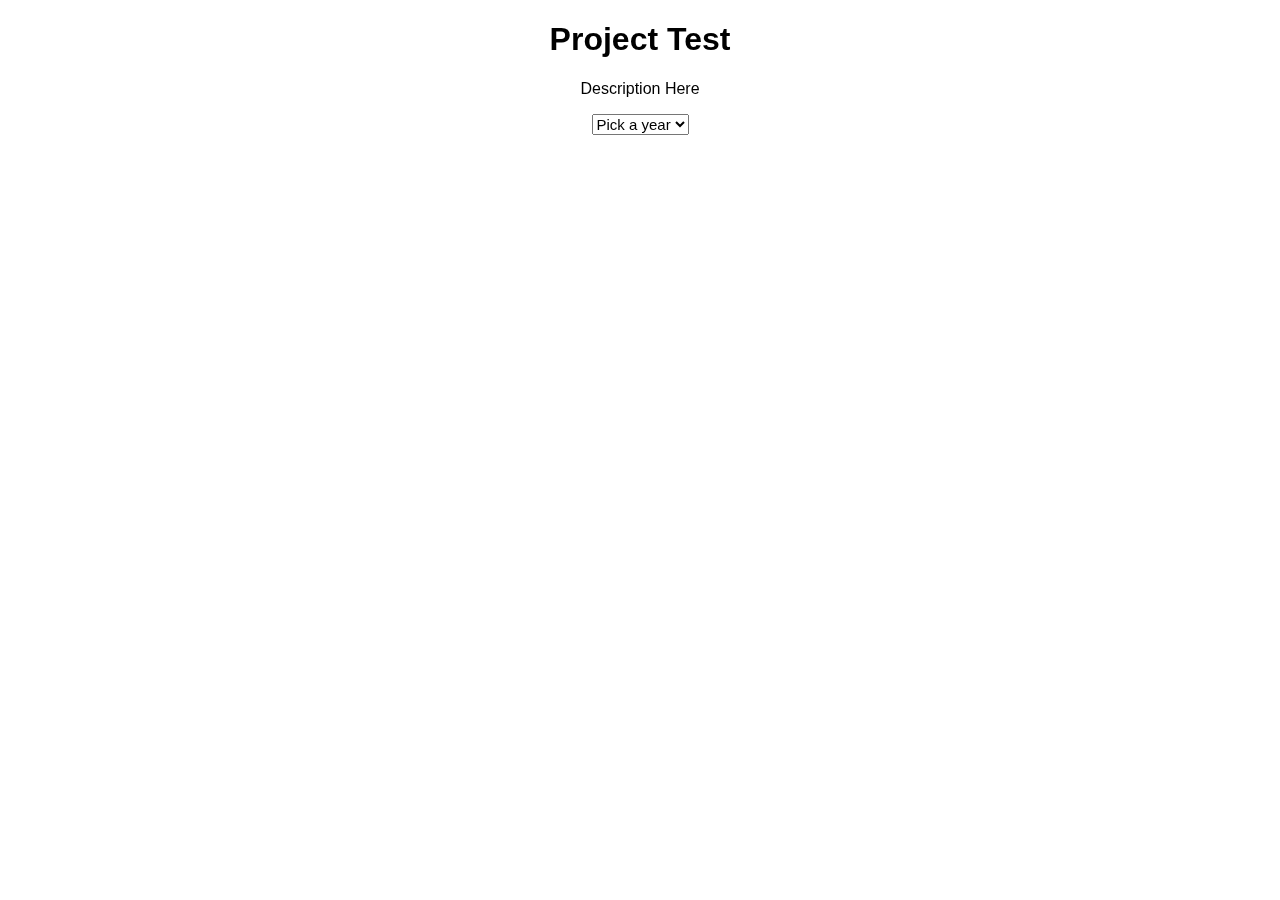
<file: index.html>
<!DOCTYPE html>
<html>
	<head>
		<meta charset="utf-8" />
		<title>Map</title>
		<style>
			body { 
				margin:0;
				position:fixed;
				top:0;
				right:0;
				bottom:0;
				left:0;
				font-family: Arial;
			}
			.inputFields {
				position:absolute;
				top:0%;
				left:50%;
				transform: translateX(-50%);
				z-index: 2;
				width:100%;
				box-sizing: border-box;
				padding-left:200px;
				padding-right:200px;
				text-align: center;
			}
			.inputFields .inputSelect {
				display:block;
				margin-left:auto;
				margin-right:auto;
				margin-bottom:15px;
				font-size:15px;
			}
			.inputFields .inputSlider {
				width:300px;
			}
			.inputFields .inputLabel {
				margin:0;
				text-align: center;
			}
			.italics {
				font-style: italic;
			}
		</style>
		<!--<script src="scripts/d3.min.js"></script>-->
		<script src="http://d3js.org/d3.v5.min.js"></script>
		<script src="http://d3js.org/topojson.v0.min.js"></script>
		<script src="scripts/d3-legend.min.js"></script>
		<script src="scripts/FileSaver.min.js"></script>
	</head>
	<body>
		<div id="inputFields" class="inputFields">
			<h1>Project Test</h1>
			<p>Description Here</p>

			<select id="tempTypeSelect" class="inputSelect">
				<option value="none" class="italics">Pick a year</option>
				<!--
				<option value="0">Minimum Temperature</option>
				<option value="1">Average Temperature</option>
				<option value="2">Maximum Temperature</option>
				-->
			</select>
			<!--
			<input type="range" id="chosenMonth" class="inputSlider" name="chosenMonth" min="0" max="9">
			<p class="inputLabel" id="monthLabel"></p>
			-->
		</div>
		<script type="text/javascript" src="scripts/project.js"></script>
	</body>
</html>
</file>
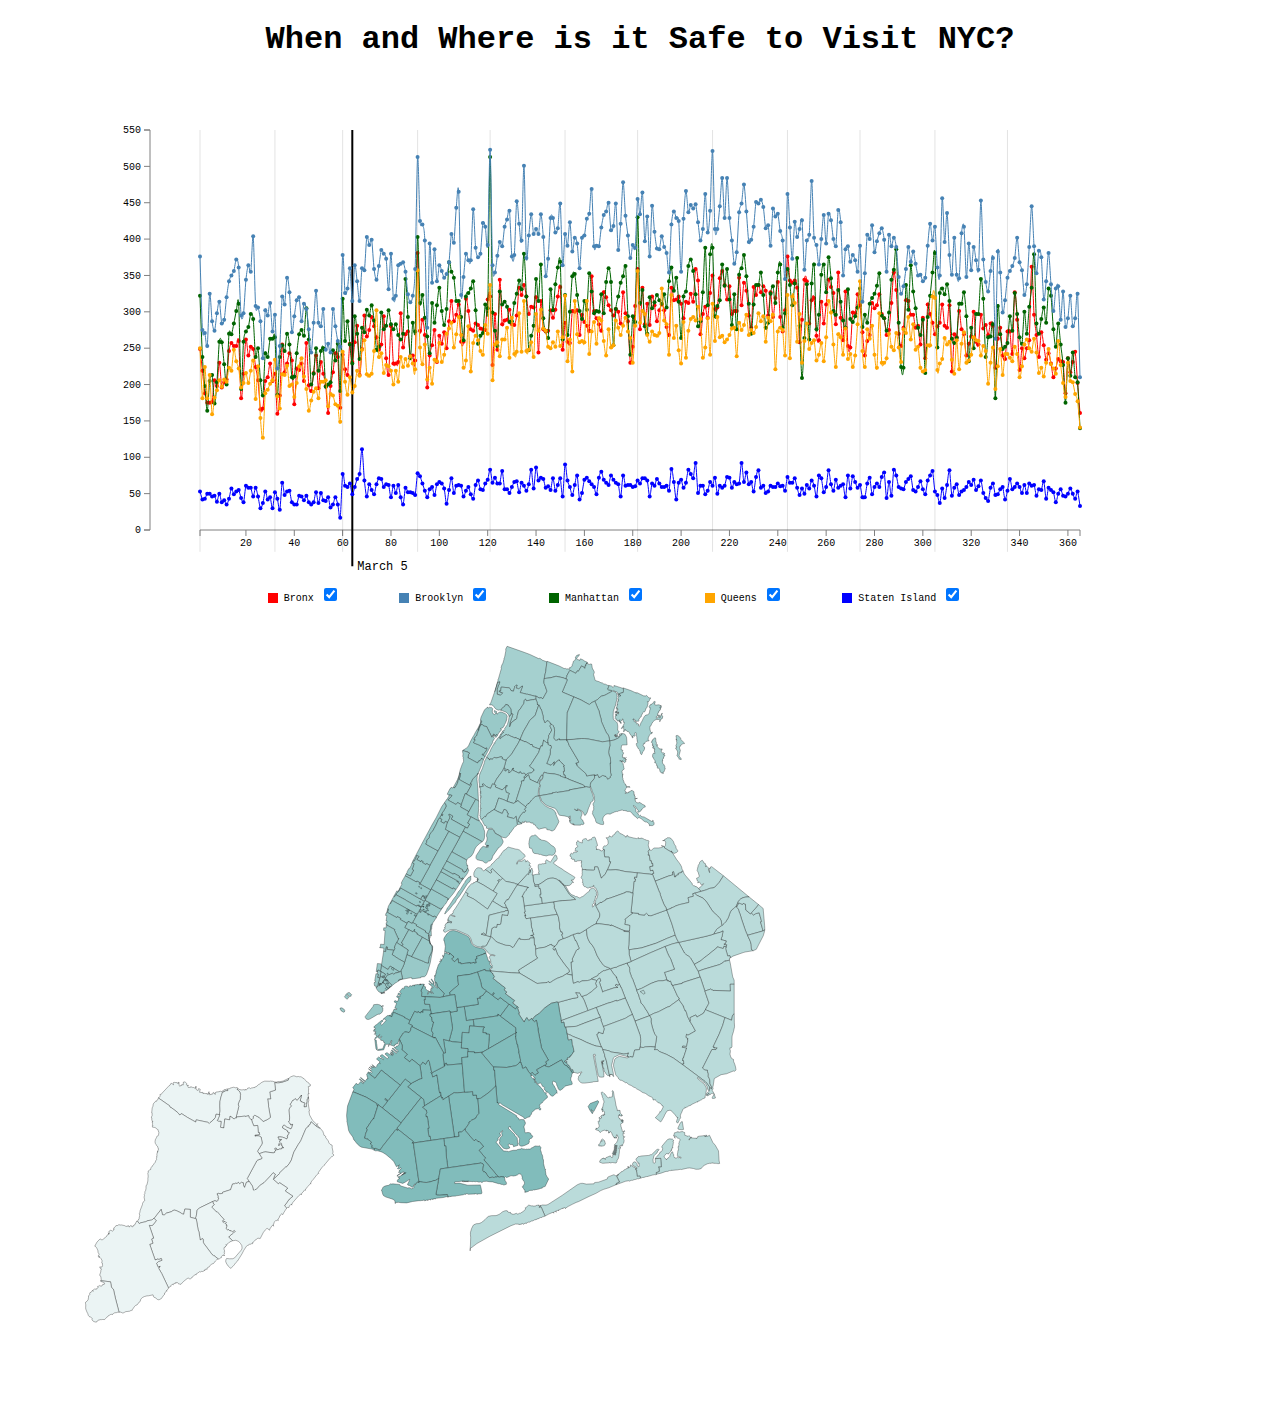
<file: previousProject/index.html>
<!DOCTYPE html>
<html>
	<head>
		<meta charset="UTF-8">
		<title>Project #2 - CS 3300</title>
		<link rel="stylesheet" href="styles/all.css">

		<!-- Have to revert to d3 version 3 to allow for batch processing of points on our map -->
		<!-- Since d3v3 doesn't contain queue, we have to import it as well from an external library -->
		<script src="scripts/d3.v3.min.js"></script>
		<script src="scripts/d3.queue.v1.min.js"></script>
		<script src="scripts/jquery-3.3.1.min.js"></script>

	</head>

	<body>
		<h1>When and Where is it Safe to Visit NYC?</h1>
		<svg id="svg"></svg>
		<div id="svgcommands">
			<div class="command_checkbox_div">				
				<div class='checkbox_color' style="background-color:red;"></div>
				<span>Bronx</span>
				<input type="checkbox" class="command_checkbox" value="bronx" data-id="BRONX" checked="true">
			</div>
			<div class="command_checkbox_div">
				<div class='checkbox_color' style="background-color:steelblue;"></div>
				<span>Brooklyn</span>
				<input type="checkbox" class="command_checkbox"  value="brooklyn" data-id="BROOKLYN" checked="true">
			</div>
			<div class="command_checkbox_div">
				<div class='checkbox_color' style="background-color:darkgreen;"></div>
				<span>Manhattan</span>
				<input type="checkbox" class="command_checkbox"  value="manhattan" data-id="MANHATTAN" checked="true">
			</div>
			<div class="command_checkbox_div">
				<div class='checkbox_color' style="background-color:orange;"></div>
				<span>Queens</span>
				<input type="checkbox" class="command_checkbox" value="queens" data-id="QUEENS" checked="true">
			</div>
			<div class="command_checkbox_div">
				<div class='checkbox_color' style="background-color:blue;"></div>
				<span>Staten Island</span>
				<input type="checkbox" class="command_checkbox" value="statenisland" data-id="STATEN ISLAND" checked="true">
			</div>
		</div>
		<div id="lowersvgcontainer">
			<svg class='lowersvg' id="lowersvgleft"></svg>
			<svg class='lowersvg' id="lowersvgright"></svg>
		</div>
			
		<script>
			var start, end, totalTime;
			var data;
			var nestedData = [];
			var ymax = 550;

			var xscale, xaxis, gx;
			var yscale, yaxis, gy;

			var width, height = 400, padding_hor = 200, padding_ver=50;
			var smallwidth = 800,smallheight=800;
			var screenWidth = $(document).width();
			width = screenWidth - (padding_hor * 2);

			var borough, communities;
			var color;
			var day, fullDay, dayIndicator, currentBorough = "MANHATTAN";

			var months = [
				{month:"January",monthNum:1,numDays:31},
				{month:"February",monthNum:2,numDays:28},
				{month:"March",monthNum:3,numDays:31},
				{month:"April",monthNum:4,numDays:30},
				{month:"May",monthNum:5,numDays:31},
				{month:"June",monthNum:6,numDays:30},
				{month:"July",monthNum:7,numDays:31},
				{month:"August",monthNum:8,numDays:31},
				{month:"September",monthNum:9,numDays:30},
				{month:"October",monthNum:10,numDays:31},
				{month:"November",monthNum:11,numDays:30},
				{month:"December",monthNum:12,numDays:31}
			];

			var conditions = {
				"BRONX":["bronx",true,"red"],
				"BROOKLYN":["brooklyn",true,"steelblue"],
				"MANHATTAN":["manhattan",true,"darkgreen"],
				"QUEENS":["queens",true,"orange"],
				"STATEN ISLAND":["statenisland",true,"blue"]
			};

			$(".command_checkbox").each(function(d,i) {
				conditions[$(this).attr("data-id")][1] = $(this).prop("checked");
			})
			
			var svg = d3.select("#svg")
				.attr("width",screenWidth)
				.attr("height",(height+(padding_ver*2)));
			var plot = svg.append("g")
				.attr("width",width)
				.attr("height",height)
				.attr("transform","translate("+padding_hor+","+padding_ver+")")
			var line = d3.svg.line()
				.x(function(d) { return xscale(d.key); })
				.y(function(d) { return yscale(d.values.length); })
				.interpolate("cardinal");

			var lowersvgleft = d3.select("#lowersvgleft")
				.attr("width", 800)
				.attr("height",800);
			var smallprojection = d3.geo.mercator()					// presets the projection to be like the Mercator map
				.scale(70000)									// Without this, the map is TINY - need this to make the size appropriate
				.translate([smallwidth / 2, smallheight / 2]);	// Makes sure that the map is centered in our left-side SVG
			var smallpolygons;

			day = Math.floor(Math.random() * 365);
			//var diff = $.extend({},day);
			fullDay = setNewFullDay(day)
			console.log(fullDay)

			function upperCaseFirstLetter(string) {	
				return string.charAt(0).toUpperCase() + string.slice(1);	
			}
			function lowerCaseAllWordsExceptFirstLetters(string) {
				return string.replace(/\w\S*/g, function (word) {
					return word.charAt(0) + word.slice(1).toLowerCase();
				});
			}

			function setNewFullDay(d) {
				var diff = d;
				for (var i = 0; i < 12; i++) {
					if (i == 11) {
						return months[i].month + " " + diff.toString();
					} else {
						var newdiff = diff - parseInt(months[i].numDays);
						if (diff <= months[i+1].numDays) {
							return months[i].month + " " + diff.toString();
						}
						diff = newdiff;
					}
				}
			}

			function createColorRange(mi,ma) {
				color = d3.scale.linear()
					.domain([mi, ma])
					.clamp(true)
					.range(['#fff', '#409A99']);
			}
			function setColor(d) {
				//console.log(d.properties.borough.toUpperCase());
				var thisColor;
				var boroughName = d.properties.borough.toUpperCase();
				for (var k in nestedData) {
					if (nestedData[k].key == boroughName) {
						thisColor = color(nestedData[k].values[day].values.length);
						return thisColor
					}
				}
				return "white";
			}

			setupSVG()
			lowerSVGSetup();
			runManhattan();

			function setupSVG() {
				xscale = d3.scale.linear().domain([1,365]).range([0,width]);
		  		xaxis = d3.svg.axis().scale(xscale).orient("bottom").ticks(24);
		  		gx = plot.append("g").call(xaxis).attr("transform","translate(0,"+height+")").attr("class","axis");

		  		yscale = d3.scale.linear().domain([0,ymax]).range([height,0]);
		  		yaxis = d3.svg.axis().scale(yscale).orient("left");
		  		gy = plot.append("g").call(yaxis).attr("transform","translate(-"+ 50+", 0)").attr("class","axis");

	  			var monthLines = plot.selectAll(".monthLines").data(months)
					.enter()
					.append("g")
					.attr("class","monthLines")
	  					
	  			monthLines.append("line")
	  				.attr("x1",function(d) {
	  					var k = 1;
	  					for (var i = 0; i < d["monthNum"] - 1; i++) {
	  						k = k + months[i]["numDays"];
	  					}
						return xscale(k);
	  				})
	  				.attr("x2",function(d) {
	  					var k = 1;
	  					for (var i = 0; i < d["monthNum"] - 1; i++) {
	  						k = k + months[i]["numDays"];
						}
	  					return xscale(k);
	  				})
	  				.attr("y1",yscale(-30))
	  				.attr("y2",yscale(ymax))
					.attr("stroke","black")
  					.attr("stroke-width",1)
	  				.attr("opacity","0.1");

				dayIndicator = plot.append("g")
					.attr("id","dayIndicator");
				dayIndicator.append("line")
					.attr("x1",xscale(day))
					.attr("x2",xscale(day))
					.attr("y1",yscale(-50))
					.attr("y2",yscale(ymax))
					.attr("stroke","black")
					.attr("stroke-width",2);
				dayIndicator.append("text")
					.text(fullDay)
					.attr("x",xscale(day))
					.attr("y",yscale(-50))
					.attr('text-anchor',"left")
					.attr("font-size","12")
					.attr("dominant-baseline","middle")
					.attr("transform","translate(5,0)");

				var mouseG = plot.append("g").attr("id","mouseG");
	  				mouseG.append("path")
	  					.attr("class", "mouse-line")
	  					.style("stroke", "rgba(0,0,0,0.5)")
	      				.style("stroke-width", "2px")
	      				.style("opacity", "0");
	      			
					mouseG.append('rect') // append a rect to catch mouse movements on canvas
	      				.attr('width', width) // can't catch mouse events on a g element
						.attr('height', height)
						.attr('fill', 'none')
						.attr('pointer-events', 'all')
						.on('mouseout', function() { // on mouse out hide line, circles and text
							d3.select(".mouse-line")
								.style("opacity", "0");
							d3.selectAll(".mouse-per-line circle")
								.style("opacity", "0");
							d3.selectAll(".mouse-per-line text")
								.style("opacity", "0");
	      				})
						.on('mouseover', function() { // on mouse in show line, circles and text
							d3.select(".mouse-line")
								.style("opacity", "1");
							d3.selectAll(".mouse-per-line circle")
								.style("opacity", "1");
							d3.selectAll(".mouse-per-line text")
								.style("opacity", "1");
							})
	      				.on('mousemove', function() { // mouse moving over canvas
							var mouse = d3.mouse(this);
							if (Number.isInteger(mouse[0])) {
								d3.select(".mouse-line").attr("d", mouseGMove(mouse[0]))
							}
				    	})
				    	.on('click',function() {
							var mouse = d3.mouse(this);
							day = Math.round(xscale.invert(mouse[0]));
							fullDay = setNewFullDay(day);

							dayIndicator.select("line")
								.attr("x1",xscale(day))
								.attr("x2",xscale(day))
							dayIndicator.select("text")
								.text(fullDay)
								.attr("x",xscale(day))

							lowerSVGLeftImprovement();
						});

				function mouseGMove(k) {
					var d = "M" + k + "," + height;
					d += " " + k + "," + 0;
					return d;
								
				}

				$(".command_checkbox").on("change",function() {
		      		var thisVal = $(this).val();
		      		if ($(this).prop("checked") === true) {
						d3.select("#path_"+thisVal).attr("opacity",1);
		  			} else {
						d3.select("#path_"+thisVal).attr("opacity",0);
					}
		  		});

			}

			function lowerSVGSetup() {
				queue()
					.defer(d3.json, "data/NYC_MapInfo.geojson")
					.await(function(error, boroughData) {
						if (error) {				// If there's an error present - just shows error and ends
							console.log(error);
							return;
						}
						createColorRange(0,ymax)

						borough = boroughData;			// save our borough map data under global variable "borough"
						

						// All the stuff to render our small, left-side, borough-only map
						smallcenter = d3.geo.centroid(borough);
						smallprojection.center(smallcenter);
						smallpath = d3.geo.path().projection(smallprojection);

						smallpolygons = lowersvgleft.append("g").attr("id","mapOfNYC");
						smallpolygons.selectAll("path")
							.data(borough.features)
							.enter().append("path")
							.attr("d", smallpath)
							.attr("fill","white")
							.attr("stroke","rgba(0,0,0,0.3)")
							.attr("stroke-width",1)
							.attr("style","cursor:pointer;")
						console.log("Finished Left");
					});
			};

			function lowerSVGLeftImprovement() {
				smallpolygons.selectAll("path").attr("fill",setColor);
			}

			function runManhattan() {
				start = new Date().getTime();
				queue()
					//.defer(d3.json,"data/nyc.json")					// our borough-only map data
					//.defer(d3.json, "data/NYC_MapInfo.geojson")		// our map data containing not just boroughs but also the zipcode communities within
					.defer(d3.csv, "data/crimeData/2015boroughs/Manhattan/1.csv")		// crime data for 2015's january
					.defer(d3.csv, "data/crimeData/2015boroughs/Manhattan/2.csv")		// ... and february
					.defer(d3.csv, "data/crimeData/2015boroughs/Manhattan/3.csv")
					.defer(d3.csv, "data/crimeData/2015boroughs/Manhattan/4.csv")
					.defer(d3.csv, "data/crimeData/2015boroughs/Manhattan/5.csv")
					.defer(d3.csv, "data/crimeData/2015boroughs/Manhattan/6.csv")
					.defer(d3.csv, "data/crimeData/2015boroughs/Manhattan/7.csv")
					.defer(d3.csv, "data/crimeData/2015boroughs/Manhattan/8.csv")
					.defer(d3.csv, "data/crimeData/2015boroughs/Manhattan/9.csv")
					.defer(d3.csv, "data/crimeData/2015boroughs/Manhattan/10.csv")
					.defer(d3.csv, "data/crimeData/2015boroughs/Manhattan/11.csv")
					.defer(d3.csv, "data/crimeData/2015boroughs/Manhattan/12.csv")	// .... all the way to december
					.await(analyze);				// run function analyze()
				runBronx();
			}

			function runBronx() {
				start = new Date().getTime();
				queue()
					//.defer(d3.json,"data/nyc.json")					// our borough-only map data
					//.defer(d3.json, "data/NYC_MapInfo.geojson")		// our map data containing not just boroughs but also the zipcode communities within
					.defer(d3.csv, "data/crimeData/2015boroughs/Bronx/1.csv")		// crime data for 2015's january
					.defer(d3.csv, "data/crimeData/2015boroughs/Bronx/2.csv")		// ... and february
					.defer(d3.csv, "data/crimeData/2015boroughs/Bronx/3.csv")
					.defer(d3.csv, "data/crimeData/2015boroughs/Bronx/4.csv")
					.defer(d3.csv, "data/crimeData/2015boroughs/Bronx/5.csv")
					.defer(d3.csv, "data/crimeData/2015boroughs/Bronx/6.csv")
					.defer(d3.csv, "data/crimeData/2015boroughs/Bronx/7.csv")
					.defer(d3.csv, "data/crimeData/2015boroughs/Bronx/8.csv")
					.defer(d3.csv, "data/crimeData/2015boroughs/Bronx/9.csv")
					.defer(d3.csv, "data/crimeData/2015boroughs/Bronx/10.csv")
					.defer(d3.csv, "data/crimeData/2015boroughs/Bronx/11.csv")
					.defer(d3.csv, "data/crimeData/2015boroughs/Bronx/12.csv")	// .... all the way to december
					.await(analyze);						// run function analyze()

				runBrooklyn();
			}

			function runBrooklyn() {
				start = new Date().getTime();
				queue()
					//.defer(d3.json,"data/nyc.json")					// our borough-only map data
					//.defer(d3.json, "data/NYC_MapInfo.geojson")		// our map data containing not just boroughs but also the zipcode communities within
					.defer(d3.csv, "data/crimeData/2015boroughs/Brooklyn/1.csv")		// crime data for 2015's january
					.defer(d3.csv, "data/crimeData/2015boroughs/Brooklyn/2.csv")		// ... and february
					.defer(d3.csv, "data/crimeData/2015boroughs/Brooklyn/3.csv")
					.defer(d3.csv, "data/crimeData/2015boroughs/Brooklyn/4.csv")
					.defer(d3.csv, "data/crimeData/2015boroughs/Brooklyn/5.csv")
					.defer(d3.csv, "data/crimeData/2015boroughs/Brooklyn/6.csv")
					.defer(d3.csv, "data/crimeData/2015boroughs/Brooklyn/7.csv")
					.defer(d3.csv, "data/crimeData/2015boroughs/Brooklyn/8.csv")
					.defer(d3.csv, "data/crimeData/2015boroughs/Brooklyn/9.csv")
					.defer(d3.csv, "data/crimeData/2015boroughs/Brooklyn/10.csv")
					.defer(d3.csv, "data/crimeData/2015boroughs/Brooklyn/11.csv")
					.defer(d3.csv, "data/crimeData/2015boroughs/Brooklyn/12.csv")	// .... all the way to december
					.await(analyze);										// run function analyze()

				runQueens();
			}

			function runQueens() {
				start = new Date().getTime();
				queue()
					//.defer(d3.json,"data/nyc.json")					// our borough-only map data
					//.defer(d3.json, "data/NYC_MapInfo.geojson")		// our map data containing not just boroughs but also the zipcode communities within
					.defer(d3.csv, "data/crimeData/2015boroughs/Queens/1.csv")		// crime data for 2015's january
					.defer(d3.csv, "data/crimeData/2015boroughs/Queens/2.csv")		// ... and february
					.defer(d3.csv, "data/crimeData/2015boroughs/Queens/3.csv")
					.defer(d3.csv, "data/crimeData/2015boroughs/Queens/4.csv")
					.defer(d3.csv, "data/crimeData/2015boroughs/Queens/5.csv")
					.defer(d3.csv, "data/crimeData/2015boroughs/Queens/6.csv")
					.defer(d3.csv, "data/crimeData/2015boroughs/Queens/7.csv")
					.defer(d3.csv, "data/crimeData/2015boroughs/Queens/8.csv")
					.defer(d3.csv, "data/crimeData/2015boroughs/Queens/9.csv")
					.defer(d3.csv, "data/crimeData/2015boroughs/Queens/10.csv")
					.defer(d3.csv, "data/crimeData/2015boroughs/Queens/11.csv")
					.defer(d3.csv, "data/crimeData/2015boroughs/Queens/12.csv")	// .... all the way to december
					.await(analyze);		
				runStaten();
			}

			function runStaten() {
				start = new Date().getTime();
				queue()
					//.defer(d3.json,"data/nyc.json")					// our borough-only map data
					//.defer(d3.json, "data/NYC_MapInfo.geojson")		// our map data containing not just boroughs but also the zipcode communities within
					.defer(d3.csv, "data/crimeData/2015boroughs/Staten/1.csv")		// crime data for 2015's january
					.defer(d3.csv, "data/crimeData/2015boroughs/Staten/2.csv")		// ... and february
					.defer(d3.csv, "data/crimeData/2015boroughs/Staten/3.csv")
					.defer(d3.csv, "data/crimeData/2015boroughs/Staten/4.csv")
					.defer(d3.csv, "data/crimeData/2015boroughs/Staten/5.csv")
					.defer(d3.csv, "data/crimeData/2015boroughs/Staten/6.csv")
					.defer(d3.csv, "data/crimeData/2015boroughs/Staten/7.csv")
					.defer(d3.csv, "data/crimeData/2015boroughs/Staten/8.csv")
					.defer(d3.csv, "data/crimeData/2015boroughs/Staten/9.csv")
					.defer(d3.csv, "data/crimeData/2015boroughs/Staten/10.csv")
					.defer(d3.csv, "data/crimeData/2015boroughs/Staten/11.csv")
					.defer(d3.csv, "data/crimeData/2015boroughs/Staten/12.csv")	// .... all the way to december
					.await(analyze);				// run function analyze()
			}

			function analyze (error, data1,data2,data3,data4,data5,data6,data7,data8,data9,data10,data11,data12) {
				if (error) {				// If there's an error present - just shows error and ends
					console.log(error);
					return;
						}

						data = [data1,data2,data3,data4,data5,data6,data7,data8,data9,data10,data11,data12];

						var newDataTest = [];
						data.forEach(function(monthlyData) {
							 monthlyData.forEach(function(row) {
							 	newDataTest.push(row);
							 });
						});
						var thisnestedData = d3.nest()
							.key(function(d) {
								return d.BORO_NM;
							})
							.rollup(function(v) { 
								var nestedArray = d3.nest()
									.key(function(r) {
										var date = r.CMPLNT_FR_DT;
										if (date == "NA") {
											date = r.RPT_DT;
										}
										date = date.split("/");
										var theDay = parseInt(date[1]);
										for (var i = 0; i < parseInt(date[0], 10)-1; i++) {
											theDay = theDay + months[i]["numDays"]
										}
										return theDay;
									})
									.entries(v);
								nestedArray.sort(function(x,y) {
									return parseInt(x.key, 10) - parseInt(y.key, 10);
								})
								return nestedArray
							})
							.entries(newDataTest);
						nestedData.push(thisnestedData[0]);
						console.log(nestedData);
		  				
		  				thisnestedData.forEach(function(d) {
		  					var key = d.key;
		  					var path = plot.append("g")
		  						.attr("class","path").attr("id",function() {
		  							return "path_"+key.toLowerCase().replace(/\s+/g, '');
		  						})
		  						.attr("opacity",function(k){
			  						if (conditions[key][1] === true) {
			  							return 1;
			  						} else {
			  							return 0;
			  						}
			  					});

		  					path.append("path").datum(d)
		  						.attr("class","notCurrentPath pointsPath")
			  					.attr("fill","none")
			  					.attr('stroke',function(k) {
			  						return conditions[k.key][2];
			  					})
			  					.attr("stroke-width",1)
			  					.attr("d",function(k) {
			  						return line(k.values);	
			  					});

		  					d.values.forEach(function(day) {
		  						path.append("circle").datum(day)
		  							.attr("r",2)
		  							.attr("fill",function(k) {
		  								return conditions[key][2];
		  							})
		  							.attr("cx",function(k){
		  								return xscale(k.key);
		  							})
		  							.attr("cy",function(k){
		  								return yscale(k.values.length);
		  							})
		  					});
		  				});

						end = new Date().getTime();
						totalTime = end - start;
		  				//console.log("Divided by Month Time: " + totalTime);

		  				lowerSVGLeftImprovement();
			};				

		</script>
	</body>
</html>
</file>
<file: previousProject/styles/all.css>
html, body {
	margin:0;
	padding:0;
	font-family: Helvetica, Arial;
	text-align: center;
}

body {
    font-family: courier;
    font-weight: 400;
    /*fill: white;*/
    /*color: white;*/
    /*background: #00004d;*/
    /*
		border-style: double;
		border-radius: 5px;
		border-width: 5px;
		border-color: white;
	*/
}

.bold, #description .bold a {
    font-weight: 900;
    color: #00BFFF;
}

.red {
    font-weight: 900;
		color: red;
}

.underline {
	text-decoration: underline;
}

#loadingdescription {
	text-align: center;
	color: white;
	font-weight: 900;
	font-size: 20pt;
}

.title {
    text-align: center;
    font-size: 40pt;
	border-top: dotted #00BFFF 5px;
	border-bottom: dotted #00BFFF 5px;
	padding: 20px;
	background-image: url('../images/nyskytransparent.jpg');
	background-size: auto 100px;
}
.title h1 {
	font-weight: 900;
    font-size: 40pt;
    color: #00004d;
    text-shadow: -1px 0 blue, 0 1px blue, 1px 0 blue, 0 -1px blue;
    margin-top:0;
    margin-bottom:0;
}

.inlineblock {
	display:inline-block;
	vertical-align: top;
	height:100%;
	padding-left:20px;
	padding-right:20px;
	font-size:12px;
	position:relative;
	z-index: 1;
}
#leftSide {
	width:30%;
	min-width:300px;
	margin-right:20px;
}
#rightSide {
}

.month_select {
	display:inline-block;
	vertical-align: top;
	padding:10px;
	background-color: #00BFFF;
	color: white;
	font-size: 12px;
}

.month_select:hover {
	cursor:pointer;
	background-color: blue;
}

#boroughDetails {
	display:inline-block;
	vertical-align: middle;
	width:300px;
}

.tip {
	position:absolute;
	z-index:10;
	top:0;
	visibility:hidden;
	font-size:12px;
	color:black;
	background-color:white;
	border:1px solid black;
	padding:10px;
}

.preloader-wrap {
  width: 100%;
  height: 100%;
  position: fixed;
  top: 0;
  bottom: 0;
  background: #00004d;
  z-index : 2;
}

.loader:after {
  content: "";
  display: block;
  width: 100%;
  height: 100%;
  position: absolute;
  top: 0;
  left: 0;
}

.line {
	fill: none;
}
.label {
	font-size:10px;
}
.legend {
	font-size:10px;
}
.axis .tick {
	font-size:10px;
}
.axis path, .axis line {
	fill:none;
	stroke:grey;
	stroke-width:1;
}
.notVisible {
	visibility:hidden;
}
.visible {
	visibility:visible;
}

.command_checkbox_div {
	font-size:10px;
	display:inline-block;
	vertical-align: top;
	margin-right:50px;
}
.checkbox_color {
	display:inline-block;
	vertical-align: middle;
	height:10px;
	width:10px;
}
#lowersvgcontainer {
	text-align: center;
}
#lowersvgcontainer .lowersvg {
	display:inline-block;
	vertical-align: middle;
}
</file>
